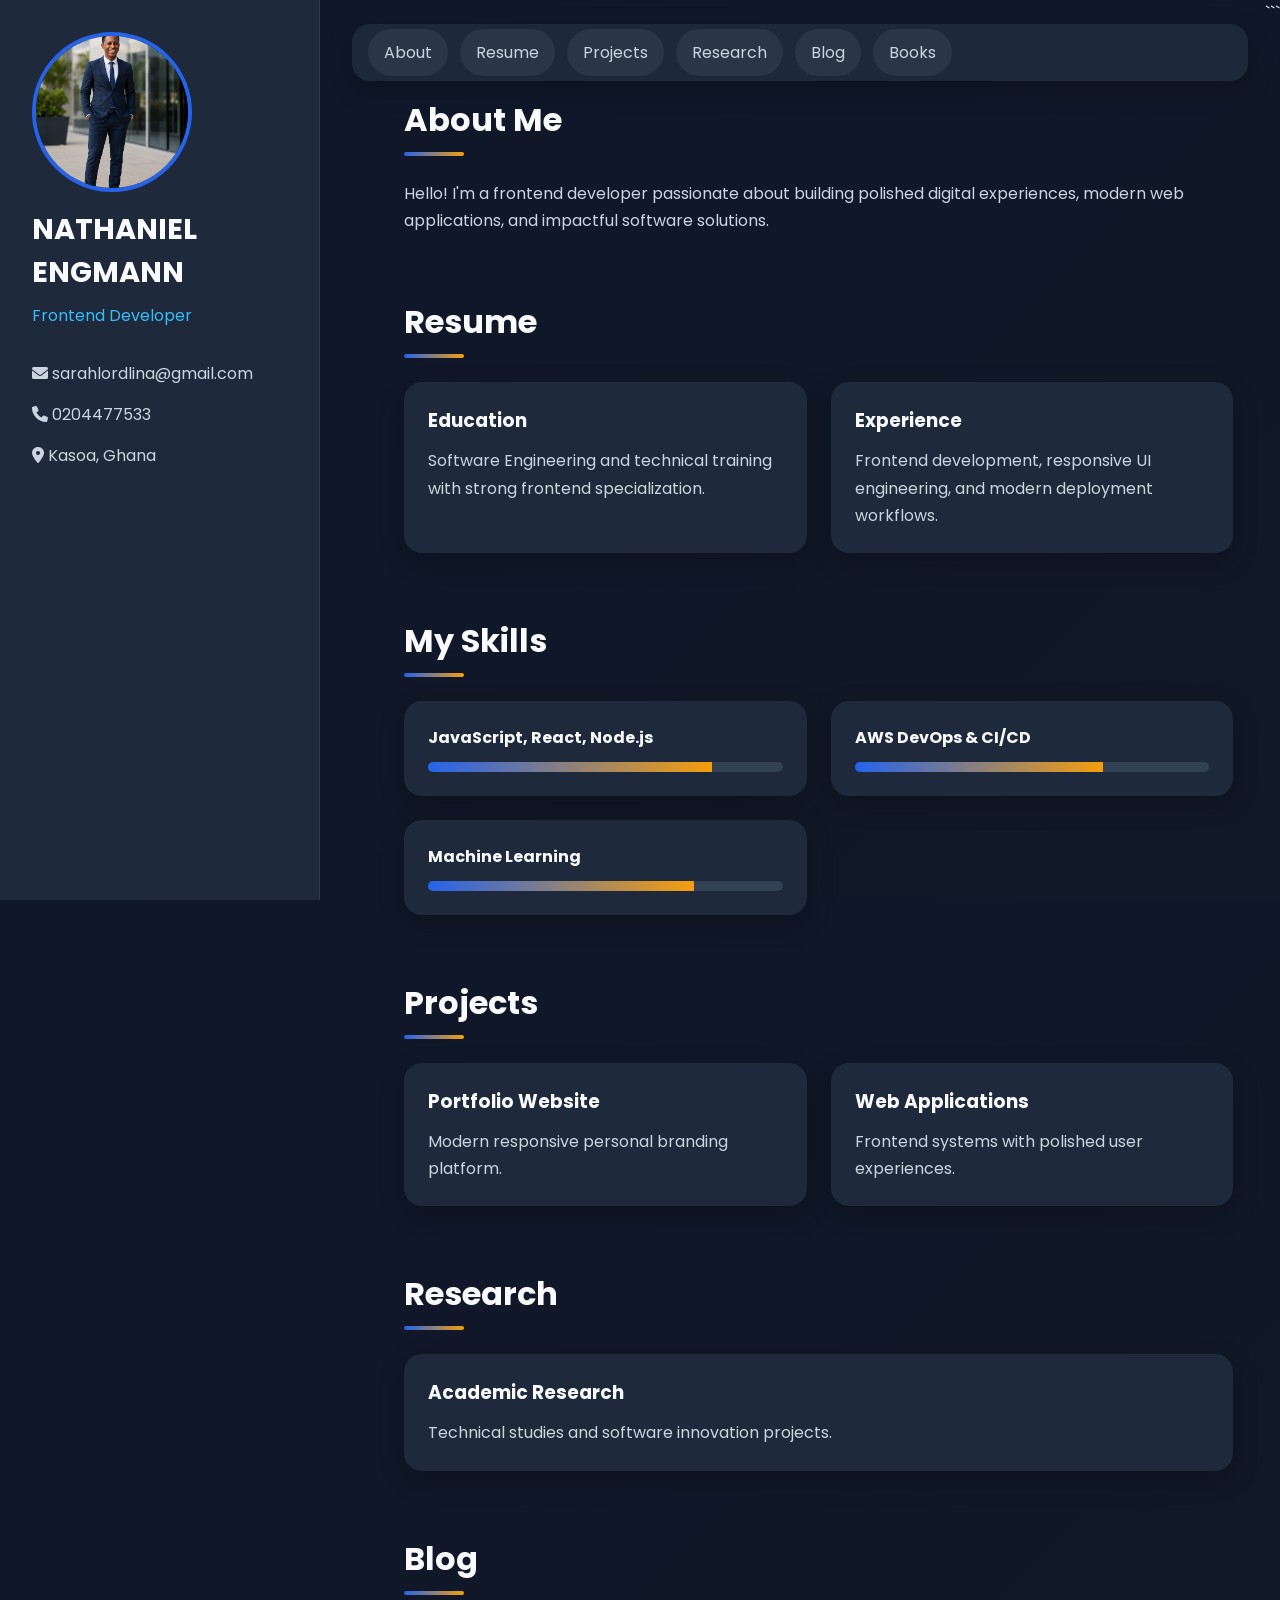
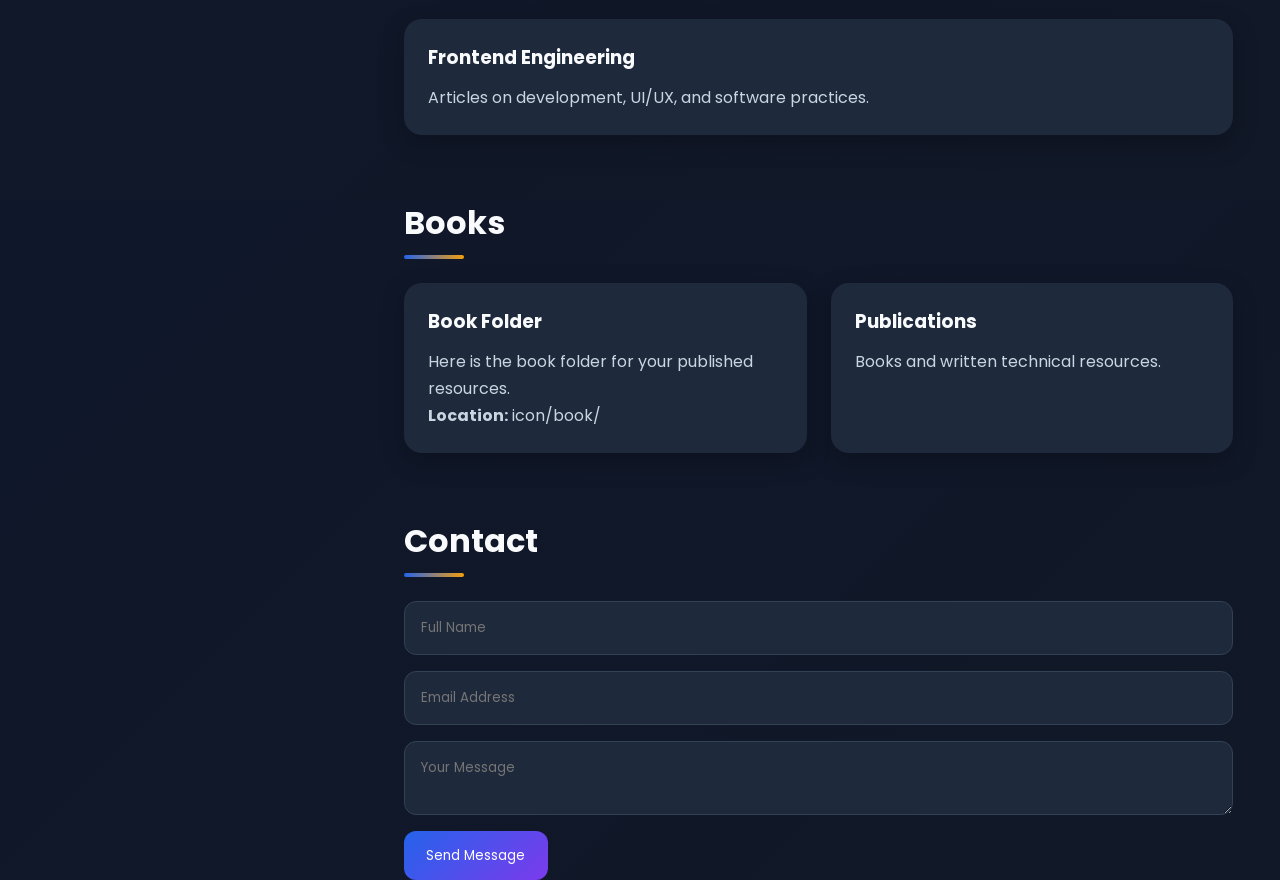
<file: index.html>
```html
<!doctype html>
<html lang="en">
  <head>
    <meta charset="UTF-8" />
    <meta name="viewport" content="width=device-width, initial-scale=1.0" />
    <title>Nathaniel Engmann | Portfolio</title>
    <link rel="preconnect" href="https://fonts.googleapis.com" />
    <link rel="preconnect" href="https://fonts.gstatic.com" crossorigin />
    <link
      href="https://fonts.googleapis.com/css2?family=Poppins:wght@300;400;500;600;700&display=swap"
      rel="stylesheet"
    />
    <link
      rel="stylesheet"
      href="https://cdnjs.cloudflare.com/ajax/libs/font-awesome/6.0.0-beta3/css/all.min.css"
    />
    <style>
      :root {
        --bg-primary: #0f172a;
        --bg-secondary: #1e293b;
        --accent-primary: #2563eb;
        --accent-secondary: #7c3aed;
        --accent-highlight: #f59e0b;
        --text-primary: #f8fafc;
        --text-secondary: #cbd5e1;
        --border-color: rgba(255, 255, 255, 0.08);
        --shadow: 0 8px 24px rgba(0, 0, 0, 0.25);
        --radius: 18px;
      }

      * {
        margin: 0;
        padding: 0;
        box-sizing: border-box;
        font-family: "Poppins", sans-serif;
        scroll-behavior: smooth;
      }
      body {
        background: linear-gradient(135deg, var(--bg-primary), #111827);
        color: var(--text-primary);
        display: flex;
        min-height: 100vh;
      }
      a {
        text-decoration: none;
        color: inherit;
      }
      ul {
        list-style: none;
      }

      .sidebar {
        width: 320px;
        background: var(--bg-secondary);
        padding: 2rem;
        border-right: 1px solid var(--border-color);
        position: fixed;
        height: 100%;
        overflow-y: auto;
      }

      .avatar-box img {
        width: 160px;
        height: 160px;
        border-radius: 50%;
        object-fit: cover;
        border: 4px solid var(--accent-primary);
        margin-bottom: 1rem;
      }

      .name {
        font-size: 1.8rem;
        font-weight: 700;
      }
      .title {
        color: #38bdf8;
        margin-top: 0.5rem;
      }

      .contacts-list,
      .social-list {
        margin-top: 2rem;
      }
      .contact-item,
      .social-item {
        margin-bottom: 1rem;
        color: var(--text-secondary);
      }
      .social-link:hover {
        color: var(--accent-highlight);
      }

      .main-content {
        margin-left: 320px;
        width: calc(100% - 320px);
        padding: 6rem 2rem 2rem;
      }

      .navbar {
        position: fixed;
        top: 1.5rem;
        left: calc(320px + 2rem);
        right: 2rem;
        z-index: 100;
        background: rgba(30, 41, 59, 0.98);
        backdrop-filter: blur(16px);
        padding: 1rem;
        border-radius: var(--radius);
        box-shadow: var(--shadow);
      }

      .navbar-list {
        display: flex;
        gap: 0.75rem;
        flex-wrap: wrap;
      }
      .navbar-link {
        padding: 0.75rem 1rem;
        min-width: 100px;
        border: none;
        cursor: pointer;
        border-radius: 999px;
        background: rgba(255, 255, 255, 0.06);
        color: var(--text-secondary);
      }
      .navbar-link:hover {
        color: var(--accent-highlight);
      }

      section {
        margin-bottom: 4rem;
      }
      .article-title {
        font-size: 2rem;
        margin-bottom: 1.5rem;
      }
      .article-title::after {
        content: "";
        display: block;
        width: 60px;
        height: 4px;
        background: linear-gradient(
          90deg,
          var(--accent-primary),
          var(--accent-highlight)
        );
        margin-top: 0.5rem;
        border-radius: 4px;
      }

      .card-grid {
        display: grid;
        grid-template-columns: repeat(auto-fit, minmax(280px, 1fr));
        gap: 1.5rem;
      }

      .card {
        background: var(--bg-secondary);
        padding: 1.5rem;
        border-radius: var(--radius);
        box-shadow: var(--shadow);
      }

      p {
        color: var(--text-secondary);
        line-height: 1.7;
      }
      h3,
      h4 {
        margin-bottom: 0.75rem;
      }

      .skill-bar {
        background: #334155;
        height: 10px;
        border-radius: 10px;
        overflow: hidden;
        margin-top: 0.5rem;
      }
      .skill-fill {
        height: 100%;
        background: linear-gradient(
          90deg,
          var(--accent-primary),
          var(--accent-highlight)
        );
      }

      .form-input {
        width: 100%;
        padding: 1rem;
        margin-bottom: 1rem;
        border-radius: 12px;
        border: 1px solid #334155;
        background: var(--bg-secondary);
        color: white;
      }
      .form-btn {
        padding: 0.9rem 1.4rem;
        border: none;
        border-radius: 12px;
        background: linear-gradient(
          135deg,
          var(--accent-primary),
          var(--accent-secondary)
        );
        color: white;
        cursor: pointer;
      }

      @media (max-width: 992px) {
        body {
          flex-direction: column;
        }
        .sidebar,
        .navbar {
          position: relative;
          width: 100%;
          left: auto;
          right: auto;
          height: auto;
        }
        .main-content {
          margin-left: 0;
          width: 100%;
          padding: 2rem;
        }
      }
    </style>
  </head>
  <body>
    <aside class="sidebar">
      <div class="avatar-box">
        <img src="assets/images/dollar.png" alt="Nathaniel Engmann" />
      </div>
      <h1 class="name">NATHANIEL ENGMANN</h1>
      <p class="title">Frontend Developer</p>

      <ul class="contacts-list">
        <li class="contact-item">
          <i class="fas fa-envelope"></i> sarahlordlina@gmail.com
        </li>
        <li class="contact-item"><i class="fas fa-phone"></i> 0204477533</li>
        <li class="contact-item">
          <i class="fas fa-map-marker-alt"></i> Kasoa, Ghana
        </li>
      </ul>
    </aside>

    <main class="main-content">
      <nav class="navbar">
        <ul class="navbar-list">
          <li><a href="#about" class="navbar-link">About</a></li>
          <li><a href="#resume" class="navbar-link">Resume</a></li>
          <li><a href="#projects" class="navbar-link">Projects</a></li>
          <li><a href="#research" class="navbar-link">Research</a></li>
          <li><a href="#blog" class="navbar-link">Blog</a></li>
          <li><a href="#books" class="navbar-link">Books</a></li>
        </ul>
      </nav>

      <section id="about">
        <h2 class="article-title">About Me</h2>
        <p>
          Hello! I'm a frontend developer passionate about building polished
          digital experiences, modern web applications, and impactful software
          solutions.
        </p>
      </section>

      <section id="resume">
        <h2 class="article-title">Resume</h2>
        <div class="card-grid">
          <div class="card">
            <h3>Education</h3>
            <p>
              Software Engineering and technical training with strong frontend
              specialization.
            </p>
          </div>
          <div class="card">
            <h3>Experience</h3>
            <p>
              Frontend development, responsive UI engineering, and modern
              deployment workflows.
            </p>
          </div>
        </div>
      </section>

      <section>
        <h2 class="article-title">My Skills</h2>
        <div class="card-grid">
          <div class="card">
            <h4>JavaScript, React, Node.js</h4>
            <div class="skill-bar">
              <div class="skill-fill" style="width: 80%"></div>
            </div>
          </div>
          <div class="card">
            <h4>AWS DevOps & CI/CD</h4>
            <div class="skill-bar">
              <div class="skill-fill" style="width: 70%"></div>
            </div>
          </div>
          <div class="card">
            <h4>Machine Learning</h4>
            <div class="skill-bar">
              <div class="skill-fill" style="width: 75%"></div>
            </div>
          </div>
        </div>
      </section>

      <section id="projects">
        <h2 class="article-title">Projects</h2>
        <div class="card-grid">
          <div class="card">
            <h3>Portfolio Website</h3>
            <p>Modern responsive personal branding platform.</p>
          </div>
          <div class="card">
            <h3>Web Applications</h3>
            <p>Frontend systems with polished user experiences.</p>
          </div>
        </div>
      </section>

      <section id="research">
        <h2 class="article-title">Research</h2>
        <div class="card-grid">
          <div class="card">
            <h3>Academic Research</h3>
            <p>Technical studies and software innovation projects.</p>
          </div>
        </div>
      </section>

      <section id="blog">
        <h2 class="article-title">Blog</h2>
        <div class="card-grid">
          <div class="card">
            <h3>Frontend Engineering</h3>
            <p>Articles on development, UI/UX, and software practices.</p>
          </div>
        </div>
      </section>

      <section id="books">
        <h2 class="article-title">Books</h2>
        <div class="card-grid">
          <div class="card">
            <h3>Book Folder</h3>
            <p>Here is the book folder for your published resources.</p>
            <p><strong>Location:</strong> <code>icon/book/</code></p>
          </div>
          <div class="card">
            <h3>Publications</h3>
            <p>Books and written technical resources.</p>
          </div>
        </div>
      </section>

      <section>
        <h2 class="article-title">Contact</h2>
        <form>
          <input class="form-input" type="text" placeholder="Full Name" />
          <input class="form-input" type="email" placeholder="Email Address" />
          <textarea class="form-input" placeholder="Your Message"></textarea>
          <button class="form-btn">Send Message</button>
        </form>
      </section>
    </main>
  </body>
</html>
```
</file>
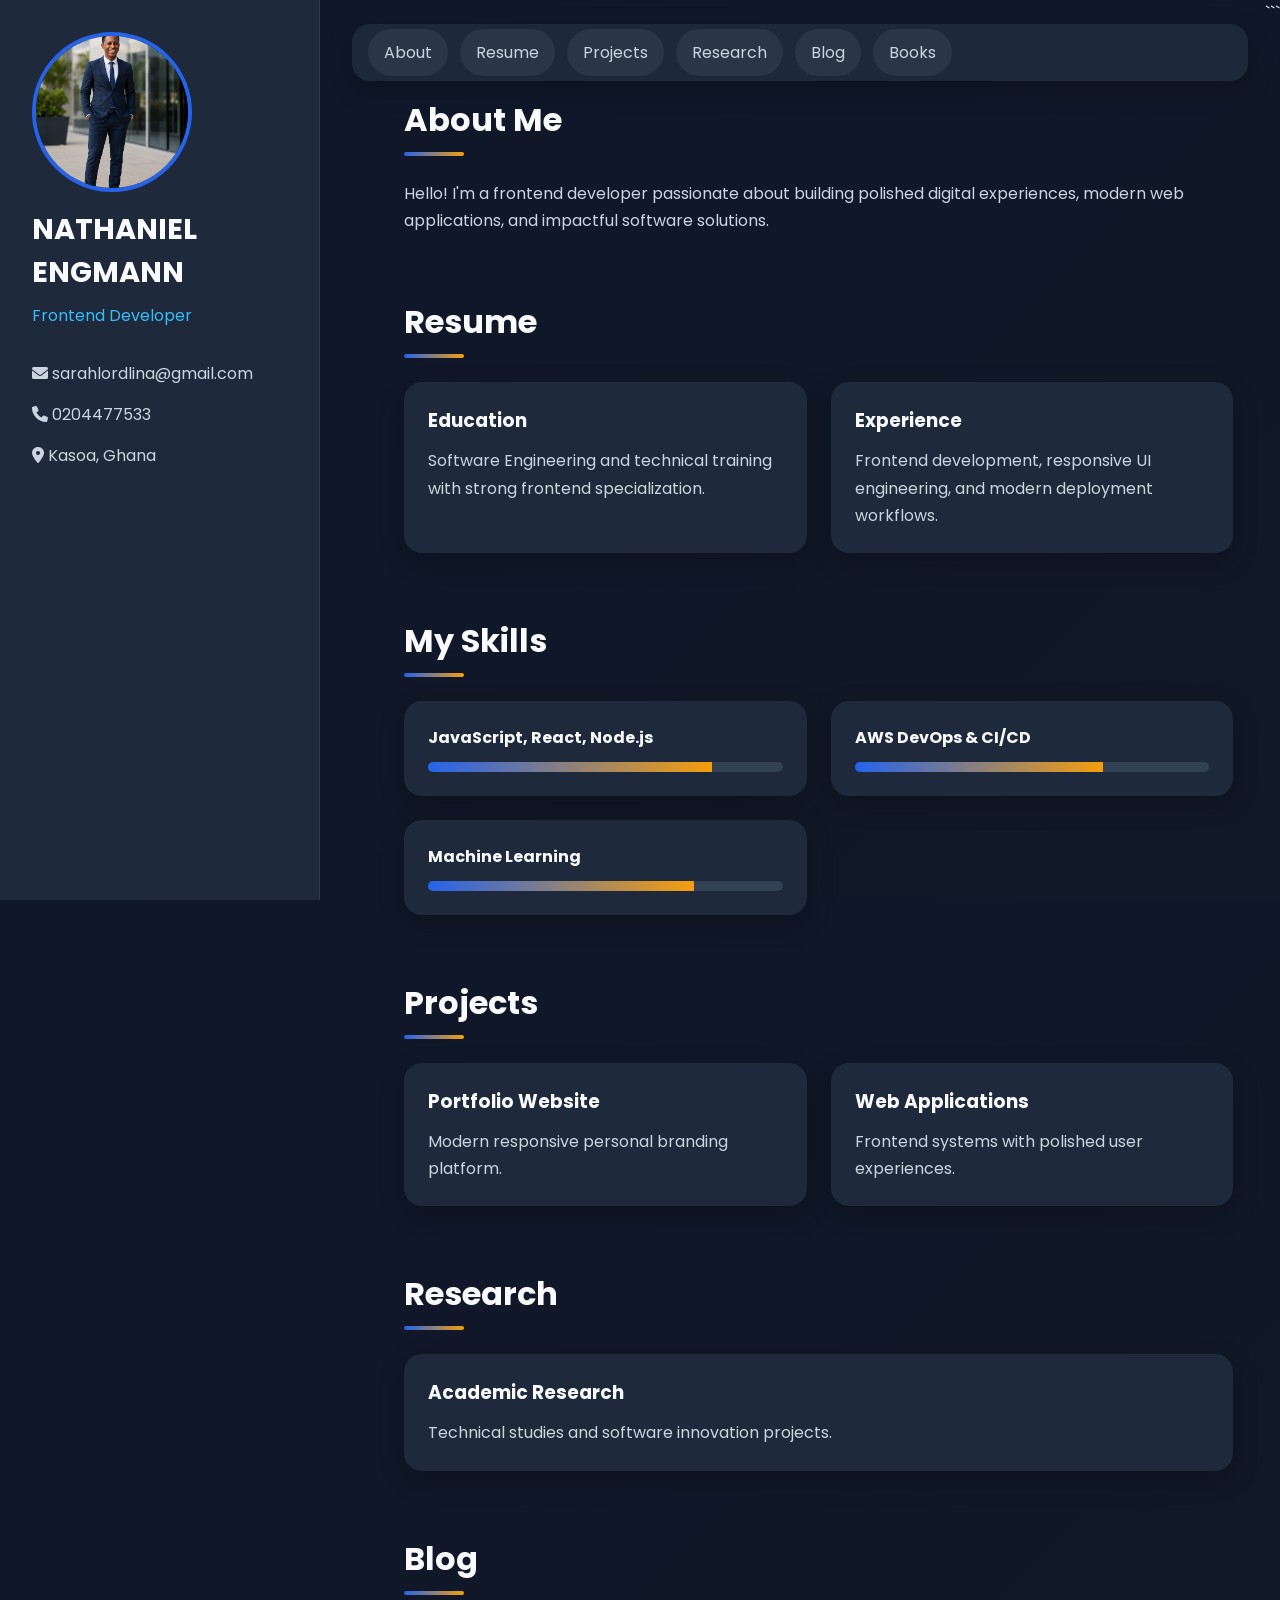
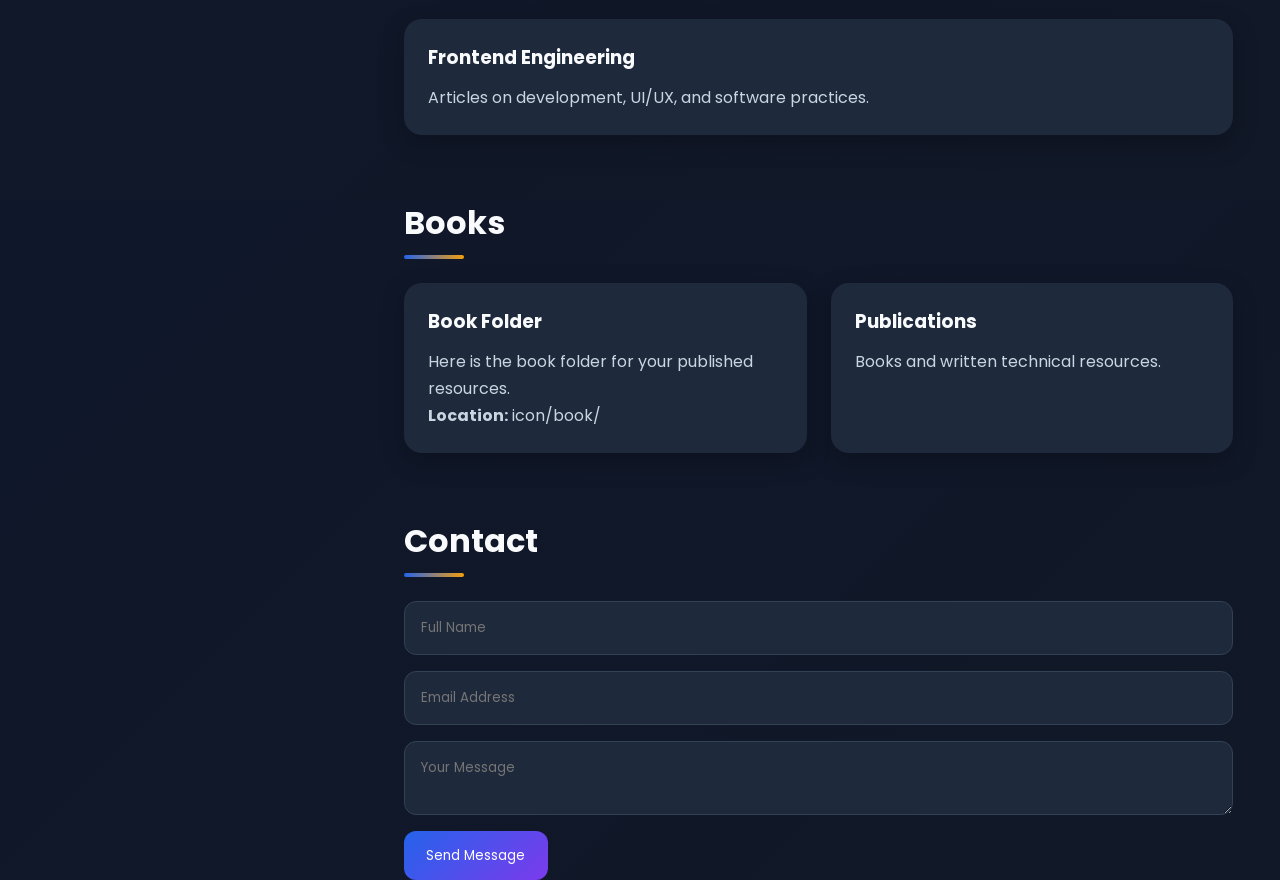
<file: icon/index.html>
```html
<!doctype html>
<html lang="en">
  <head>
    <meta charset="UTF-8" />
    <meta name="viewport" content="width=device-width, initial-scale=1.0" />
    <title>Nathaniel Engmann | Portfolio</title>
    <link rel="preconnect" href="https://fonts.googleapis.com" />
    <link rel="preconnect" href="https://fonts.gstatic.com" crossorigin />
    <link
      href="https://fonts.googleapis.com/css2?family=Poppins:wght@300;400;500;600;700&display=swap"
      rel="stylesheet"
    />
    <link
      rel="stylesheet"
      href="https://cdnjs.cloudflare.com/ajax/libs/font-awesome/6.0.0-beta3/css/all.min.css"
    />
    <style>
      :root {
        --bg-primary: #0f172a;
        --bg-secondary: #1e293b;
        --accent-primary: #2563eb;
        --accent-secondary: #7c3aed;
        --accent-highlight: #f59e0b;
        --text-primary: #f8fafc;
        --text-secondary: #cbd5e1;
        --border-color: rgba(255, 255, 255, 0.08);
        --shadow: 0 8px 24px rgba(0, 0, 0, 0.25);
        --radius: 18px;
      }

      * {
        margin: 0;
        padding: 0;
        box-sizing: border-box;
        font-family: "Poppins", sans-serif;
        scroll-behavior: smooth;
      }
      body {
        background: linear-gradient(135deg, var(--bg-primary), #111827);
        color: var(--text-primary);
        display: flex;
        min-height: 100vh;
      }
      a {
        text-decoration: none;
        color: inherit;
      }
      ul {
        list-style: none;
      }

      .sidebar {
        width: 320px;
        background: var(--bg-secondary);
        padding: 2rem;
        border-right: 1px solid var(--border-color);
        position: fixed;
        height: 100%;
        overflow-y: auto;
      }

      .avatar-box img {
        width: 160px;
        height: 160px;
        border-radius: 50%;
        object-fit: cover;
        border: 4px solid var(--accent-primary);
        margin-bottom: 1rem;
      }

      .name {
        font-size: 1.8rem;
        font-weight: 700;
      }
      .title {
        color: #38bdf8;
        margin-top: 0.5rem;
      }

      .contacts-list,
      .social-list {
        margin-top: 2rem;
      }
      .contact-item,
      .social-item {
        margin-bottom: 1rem;
        color: var(--text-secondary);
      }
      .social-link:hover {
        color: var(--accent-highlight);
      }

      .main-content {
        margin-left: 320px;
        width: calc(100% - 320px);
        padding: 6rem 2rem 2rem;
      }

      .navbar {
        position: fixed;
        top: 1.5rem;
        left: calc(320px + 2rem);
        right: 2rem;
        z-index: 100;
        background: rgba(30, 41, 59, 0.98);
        backdrop-filter: blur(16px);
        padding: 1rem;
        border-radius: var(--radius);
        box-shadow: var(--shadow);
      }

      .navbar-list {
        display: flex;
        gap: 0.75rem;
        flex-wrap: wrap;
      }
      .navbar-link {
        padding: 0.75rem 1rem;
        min-width: 100px;
        border: none;
        cursor: pointer;
        border-radius: 999px;
        background: rgba(255, 255, 255, 0.06);
        color: var(--text-secondary);
      }
      .navbar-link:hover {
        color: var(--accent-highlight);
      }

      section {
        margin-bottom: 4rem;
      }
      .article-title {
        font-size: 2rem;
        margin-bottom: 1.5rem;
      }
      .article-title::after {
        content: "";
        display: block;
        width: 60px;
        height: 4px;
        background: linear-gradient(
          90deg,
          var(--accent-primary),
          var(--accent-highlight)
        );
        margin-top: 0.5rem;
        border-radius: 4px;
      }

      .card-grid {
        display: grid;
        grid-template-columns: repeat(auto-fit, minmax(280px, 1fr));
        gap: 1.5rem;
      }

      .card {
        background: var(--bg-secondary);
        padding: 1.5rem;
        border-radius: var(--radius);
        box-shadow: var(--shadow);
      }

      p {
        color: var(--text-secondary);
        line-height: 1.7;
      }
      h3,
      h4 {
        margin-bottom: 0.75rem;
      }

      .skill-bar {
        background: #334155;
        height: 10px;
        border-radius: 10px;
        overflow: hidden;
        margin-top: 0.5rem;
      }
      .skill-fill {
        height: 100%;
        background: linear-gradient(
          90deg,
          var(--accent-primary),
          var(--accent-highlight)
        );
      }

      .form-input {
        width: 100%;
        padding: 1rem;
        margin-bottom: 1rem;
        border-radius: 12px;
        border: 1px solid #334155;
        background: var(--bg-secondary);
        color: white;
      }
      .form-btn {
        padding: 0.9rem 1.4rem;
        border: none;
        border-radius: 12px;
        background: linear-gradient(
          135deg,
          var(--accent-primary),
          var(--accent-secondary)
        );
        color: white;
        cursor: pointer;
      }

      @media (max-width: 992px) {
        body {
          flex-direction: column;
        }
        .sidebar,
        .navbar {
          position: relative;
          width: 100%;
          left: auto;
          right: auto;
          height: auto;
        }
        .main-content {
          margin-left: 0;
          width: 100%;
          padding: 2rem;
        }
      }
    </style>
  </head>
  <body>
    <aside class="sidebar">
      <div class="avatar-box">
        <img src="../assets/images/dollar.png" alt="Nathaniel Engmann" />
      </div>
      <h1 class="name">NATHANIEL ENGMANN</h1>
      <p class="title">Frontend Developer</p>

      <ul class="contacts-list">
        <li class="contact-item">
          <i class="fas fa-envelope"></i> sarahlordlina@gmail.com
        </li>
        <li class="contact-item"><i class="fas fa-phone"></i> 0204477533</li>
        <li class="contact-item">
          <i class="fas fa-map-marker-alt"></i> Kasoa, Ghana
        </li>
      </ul>
    </aside>

    <main class="main-content">
      <nav class="navbar">
        <ul class="navbar-list">
          <li><a href="#about" class="navbar-link">About</a></li>
          <li><a href="#resume" class="navbar-link">Resume</a></li>
          <li><a href="#projects" class="navbar-link">Projects</a></li>
          <li><a href="#research" class="navbar-link">Research</a></li>
          <li><a href="#blog" class="navbar-link">Blog</a></li>
          <li><a href="#books" class="navbar-link">Books</a></li>
        </ul>
      </nav>

      <section id="about">
        <h2 class="article-title">About Me</h2>
        <p>
          Hello! I'm a frontend developer passionate about building polished
          digital experiences, modern web applications, and impactful software
          solutions.
        </p>
      </section>

      <section id="resume">
        <h2 class="article-title">Resume</h2>
        <div class="card-grid">
          <div class="card">
            <h3>Education</h3>
            <p>
              Software Engineering and technical training with strong frontend
              specialization.
            </p>
          </div>
          <div class="card">
            <h3>Experience</h3>
            <p>
              Frontend development, responsive UI engineering, and modern
              deployment workflows.
            </p>
          </div>
        </div>
      </section>

      <section>
        <h2 class="article-title">My Skills</h2>
        <div class="card-grid">
          <div class="card">
            <h4>JavaScript, React, Node.js</h4>
            <div class="skill-bar">
              <div class="skill-fill" style="width: 80%"></div>
            </div>
          </div>
          <div class="card">
            <h4>AWS DevOps & CI/CD</h4>
            <div class="skill-bar">
              <div class="skill-fill" style="width: 70%"></div>
            </div>
          </div>
          <div class="card">
            <h4>Machine Learning</h4>
            <div class="skill-bar">
              <div class="skill-fill" style="width: 75%"></div>
            </div>
          </div>
        </div>
      </section>

      <section id="projects">
        <h2 class="article-title">Projects</h2>
        <div class="card-grid">
          <div class="card">
            <h3>Portfolio Website</h3>
            <p>Modern responsive personal branding platform.</p>
          </div>
          <div class="card">
            <h3>Web Applications</h3>
            <p>Frontend systems with polished user experiences.</p>
          </div>
        </div>
      </section>

      <section id="research">
        <h2 class="article-title">Research</h2>
        <div class="card-grid">
          <div class="card">
            <h3>Academic Research</h3>
            <p>Technical studies and software innovation projects.</p>
          </div>
        </div>
      </section>

      <section id="blog">
        <h2 class="article-title">Blog</h2>
        <div class="card-grid">
          <div class="card">
            <h3>Frontend Engineering</h3>
            <p>Articles on development, UI/UX, and software practices.</p>
          </div>
        </div>
      </section>

      <section id="books">
        <h2 class="article-title">Books</h2>
        <div class="card-grid">
          <div class="card">
            <h3>Book Folder</h3>
            <p>Here is the book folder for your published resources.</p>
            <p><strong>Location:</strong> <code>icon/book/</code></p>
          </div>
          <div class="card">
            <h3>Publications</h3>
            <p>Books and written technical resources.</p>
          </div>
        </div>
      </section>

      <section>
        <h2 class="article-title">Contact</h2>
        <form>
          <input class="form-input" type="text" placeholder="Full Name" />
          <input class="form-input" type="email" placeholder="Email Address" />
          <textarea class="form-input" placeholder="Your Message"></textarea>
          <button class="form-btn">Send Message</button>
        </form>
      </section>
    </main>
  </body>
</html>
```
</file>
